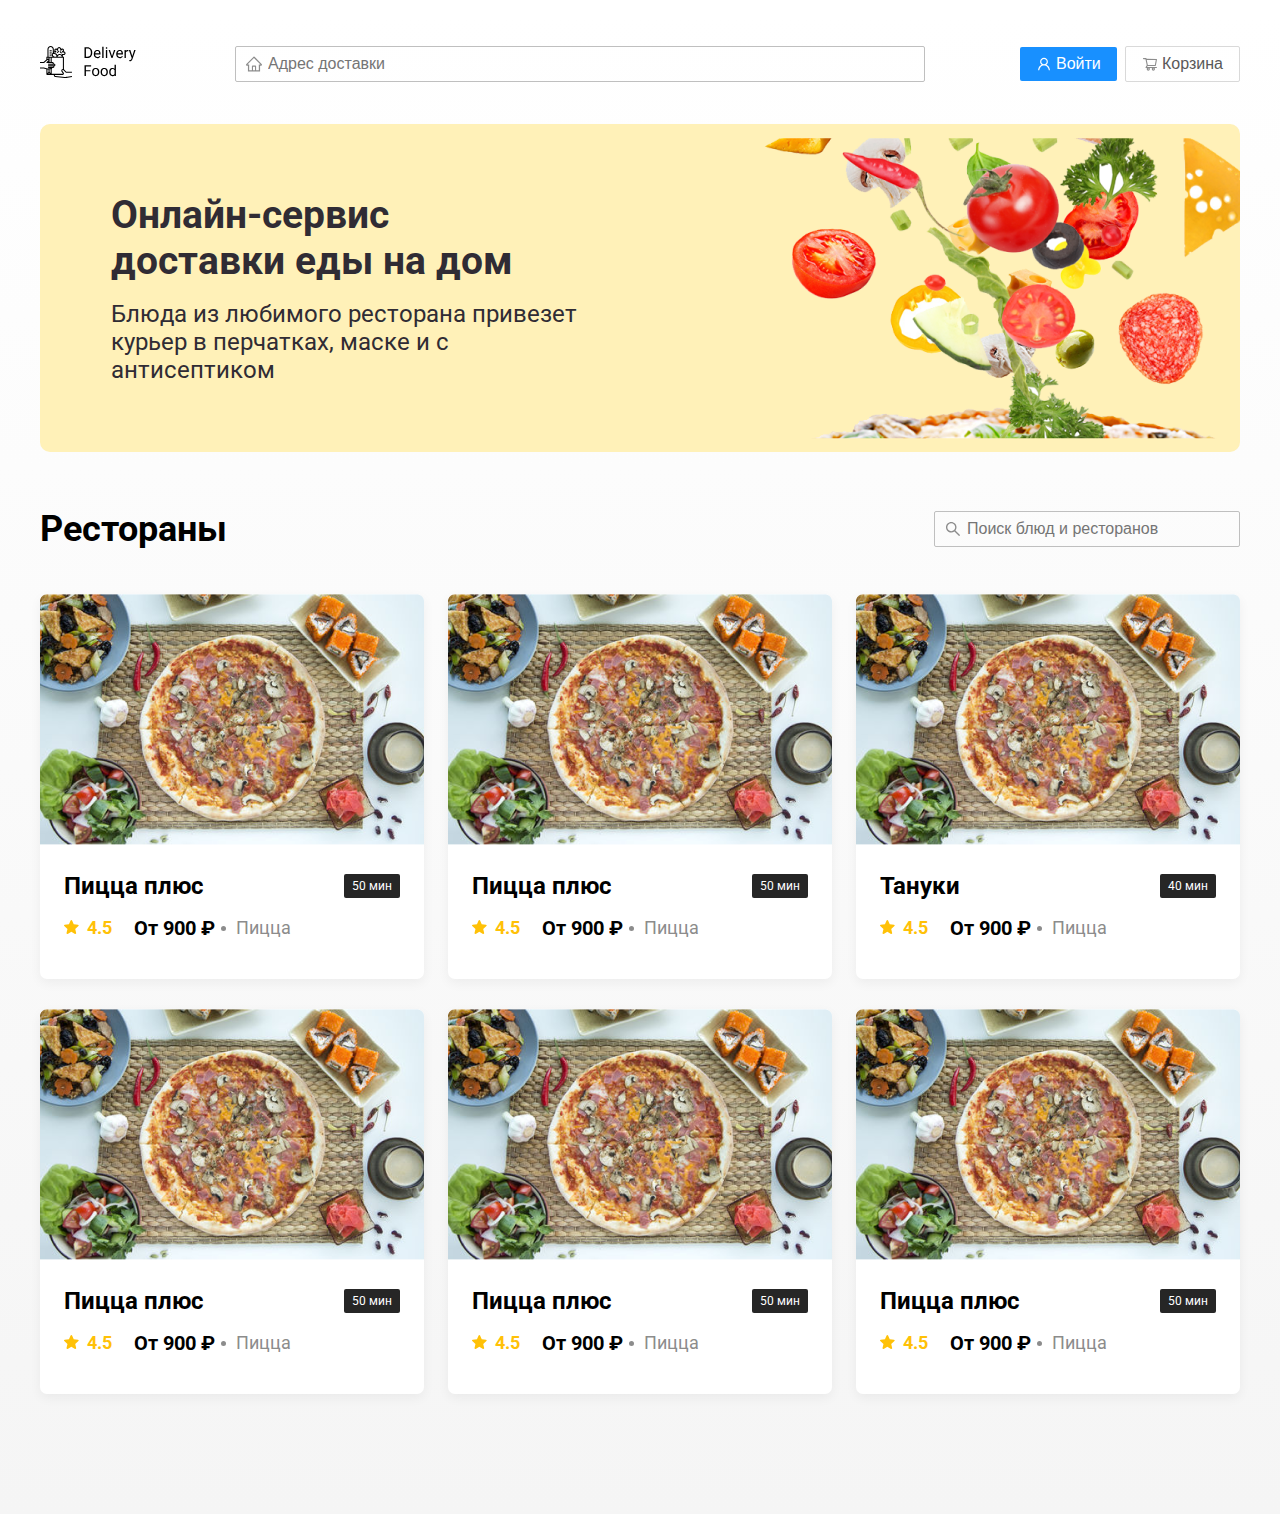
<file: index.html>
<!DOCTYPE html>
<html lang="en">
<head>
    <meta charset="UTF-8">
    <meta http-equiv="X-UA-Compatible" content="IE=edge">
    <meta name="viewport" content="width=device-width, initial-scale=1.0">
    <title>Delivery Food</title>
    <link rel="preconnect" href="https://fonts.googleapis.com">
    <link rel="preconnect" href="https://fonts.gstatic.com" crossorigin>
    <link href="https://fonts.googleapis.com/css2?family=Roboto:wght@400;700&display=swap" rel="stylesheet">
    <link rel="stylesheet" href="./css/style.css">
</head>
<body>

<header class="header">
    <div class="container">
        <div class="header__block">
            <a href="/" class="header__logo logo">
                <img src="./img/logo.svg" alt="Логотип Delivery" class="logo_img">
            </a>
            <input type="text" class="input header__input" placeholder="Адрес доставки">
            <div class="button__block">
                <button class="button button--primary">
                    <img src="./img/user.svg" alt="" class="button__img">
                    Войти
                </button>
                <button class="button">
                    <img src="./img/shopping-cart.svg" alt="" class="button__img">
                    Корзина</button>
            </div>
            <!-- /.button__block -->
        </div>
        <!-- /.header__block -->
    </div>
    <!-- /.container -->
</header>
<!-- /.header -->

<section class="section section__promo">
    <div class="container">
        <div class="promo__block">
            <h1 class="promo__title">Онлайн-сервис доставки еды на дом</h1>
            <span class="promo__subtitle">Блюда из любимого ресторана привезет курьер в перчатках, маске и с антисептиком</span>
        </div>
        <!-- /.promo__block -->
    </div>
    <!-- /.container -->
</section>
<!-- /.section section__promo -->

<section class="section restourants">
    <div class="container">
        <div class="restourants__header">
            <h2 class="section__title">Рестораны</h2>
            <input type="text" class="input input__search" placeholder="Поиск блюд и ресторанов">
        </div>
        <!-- /.restourants__header -->
        <div class="restourants__block">
            <a href="./content/pizzaPlus.html" class="card">
                <div class="card__img">
                    <img class="img__card" src="./img/pizza_plus.png" alt="Пицца Плюс">
                </div>
                <!-- /.card__img -->
                <div class="card__main">
                    <div class="card__header">
                        <h3 class="card__title">Пицца плюс</h3>
                        <strong class="card__time">50 мин</strong>
                    </div>
                    <!-- /.card__title -->
                    <div class="card__desc">
                        <div class="rait">
                            <img class="img__rait" src="./img/star.svg" alt="Raiting">4.5</div>
                        <!-- /.rait -->
                        <span class="price">От 900 ₽</span>
                        <strong class="dish">Пицца</strong>
                    </div>
                    <!-- /.card__desc -->
                </div>
                <!-- /.card__main -->
            </a>
            <!-- /.card -->
            <a href="/" class="card">
                <div class="card__img">
                    <img class="img__card" src="./img/pizza_plus.png" alt="Пицца Плюс">
                </div>
                <!-- /.card__img -->
                <div class="card__main">
                    <div class="card__header">
                        <h3 class="card__title">Пицца плюс</h3>
                        <strong class="card__time">50 мин</strong>
                    </div>
                    <!-- /.card__title -->
                    <div class="card__desc">
                        <div class="rait">
                            <img class="img__rait" src="./img/star.svg" alt="Raiting">4.5</div>
                        <!-- /.rait -->
                        <span class="price">От 900 ₽</span>
                        <strong class="dish">Пицца</strong>
                    </div>
                    <!-- /.card__desc -->
                </div>
                <!-- /.card__main -->
            </a>
            <!-- /.card -->
            <a href="/" class="card">
                <div class="card__img">
                    <img class="img__card" src="./img/pizza_plus.png" alt="Пицца Плюс">
                </div>
                <!-- /.card__img -->
                <div class="card__main">
                    <div class="card__header">
                        <h3 class="card__title">Тануки</h3>
                        <strong class="card__time">40 мин</strong>
                    </div>
                    <!-- /.card__title -->
                    <div class="card__desc">
                        <div class="rait">
                            <img class="img__rait" src="./img/star.svg" alt="Raiting">4.5</div>
                        <!-- /.rait -->
                        <span class="price">От 900 ₽</span>
                        <strong class="dish">Пицца</strong>
                    </div>
                    <!-- /.card__desc -->
                </div>
                <!-- /.card__main -->
            </a>
            <!-- /.card -->
            <a href="/" class="card">
                <div class="card__img">
                    <img class="img__card" src="./img/pizza_plus.png" alt="Пицца Плюс">
                </div>
                <!-- /.card__img -->
                <div class="card__main">
                    <div class="card__header">
                        <h3 class="card__title">Пицца плюс</h3>
                        <strong class="card__time">50 мин</strong>
                    </div>
                    <!-- /.card__title -->
                    <div class="card__desc">
                        <div class="rait">
                            <img class="img__rait" src="./img/star.svg" alt="Raiting">4.5</div>
                        <!-- /.rait -->
                        <span class="price">От 900 ₽</span>
                        <strong class="dish">Пицца</strong>
                    </div>
                    <!-- /.card__desc -->
                </div>
                <!-- /.card__main -->
            </a>
            <!-- /.card -->
            <a href="/" class="card">
                <div class="card__img">
                    <img class="img__card" src="./img/pizza_plus.png" alt="Пицца Плюс">
                </div>
                <!-- /.card__img -->
                <div class="card__main">
                    <div class="card__header">
                        <h3 class="card__title">Пицца плюс</h3>
                        <strong class="card__time">50 мин</strong>
                    </div>
                    <!-- /.card__title -->
                    <div class="card__desc">
                        <div class="rait">
                            <img class="img__rait" src="./img/star.svg" alt="Raiting">4.5</div>
                        <!-- /.rait -->
                        <span class="price">От 900 ₽</span>
                        <strong class="dish">Пицца</strong>
                    </div>
                    <!-- /.card__desc -->
                </div>
                <!-- /.card__main -->
            </a>
            <!-- /.card -->
            <a href="/" class="card">
                <div class="card__img">
                    <img class="img__card" src="./img/pizza_plus.png" alt="Пицца Плюс">
                </div>
                <!-- /.card__img -->
                <div class="card__main">
                    <div class="card__header">
                        <h3 class="card__title">Пицца плюс</h3>
                        <strong class="card__time">50 мин</strong>
                    </div>
                    <!-- /.card__title -->
                    <div class="card__desc">
                        <div class="rait">
                            <img class="img__rait" src="./img/star.svg" alt="Raiting">4.5</div>
                        <!-- /.rait -->
                        <span class="price">От 900 ₽</span>
                        <strong class="dish">Пицца</strong>
                    </div>
                    <!-- /.card__desc -->
                </div>
                <!-- /.card__main -->
            </a>
            <!-- /.card -->
        </div>
        <!-- /.restourants__block -->
    </div>
    <!-- /.container -->
</section>
<!-- /.section restourants -->

</body>
</html>
</file>
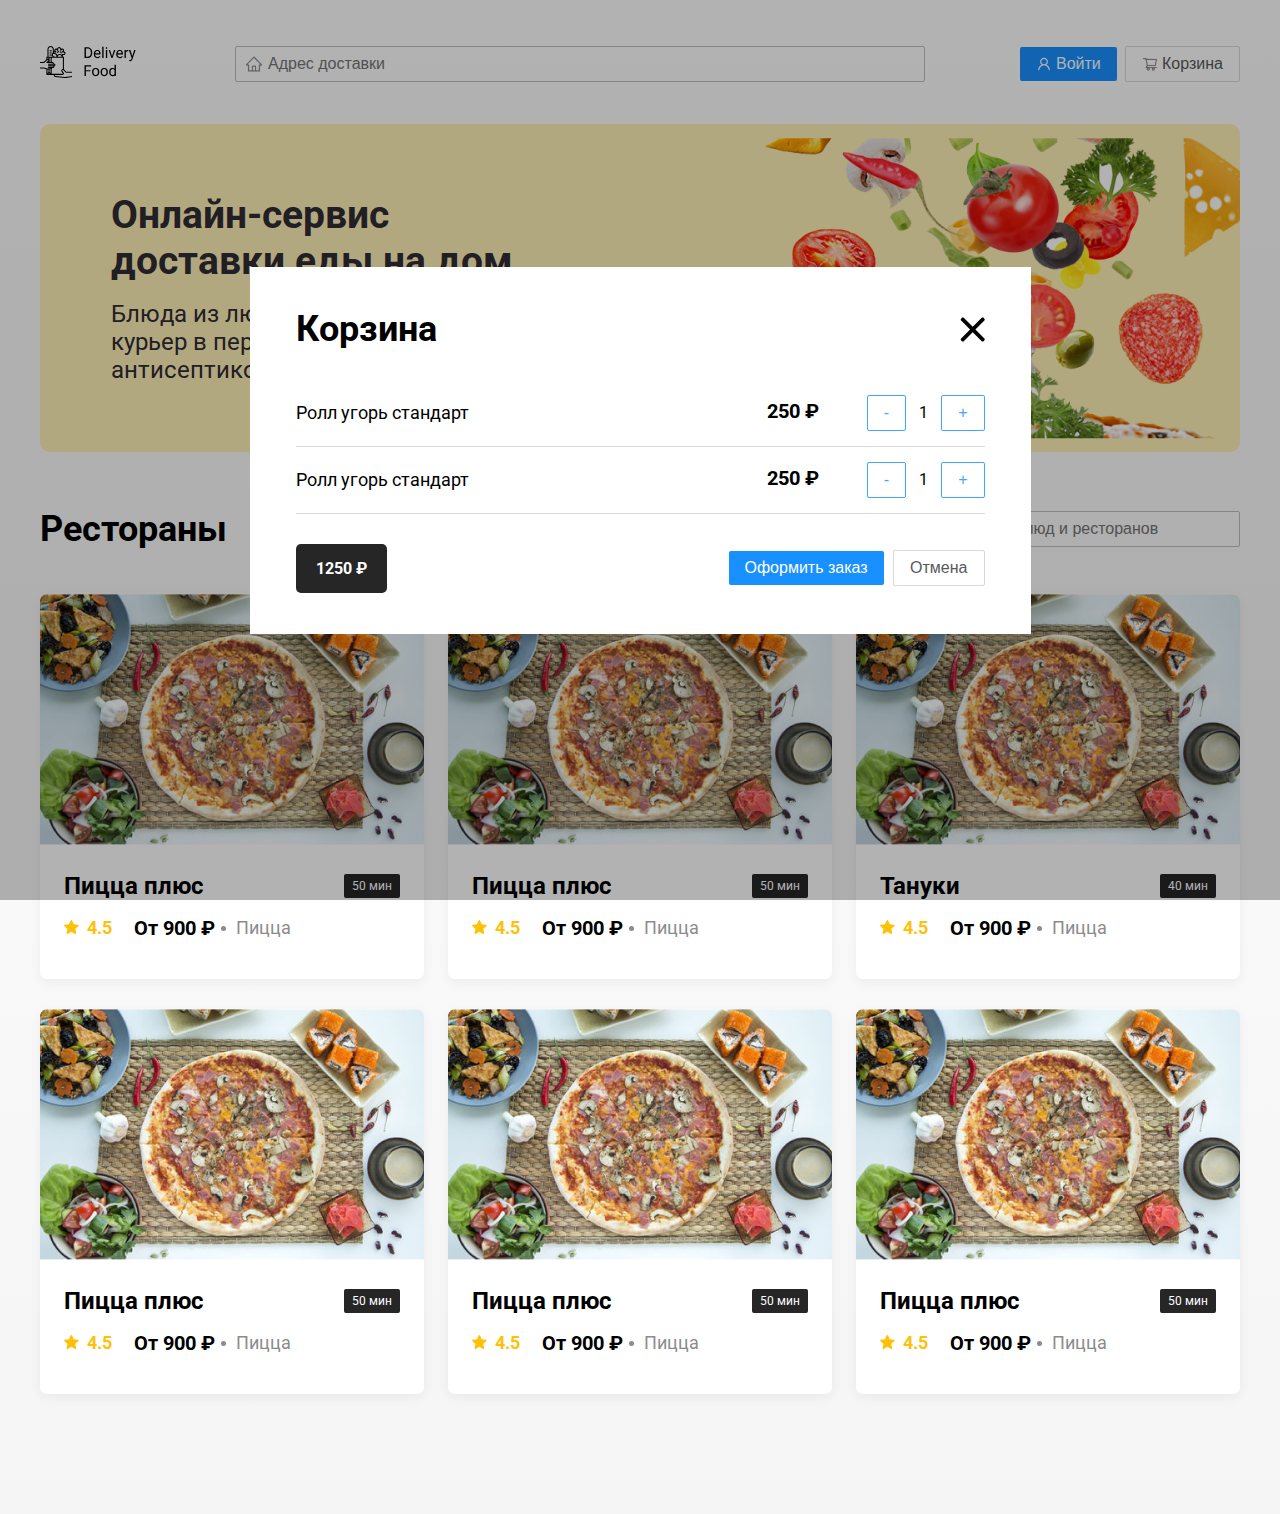
<file: content/modal.html>
<!DOCTYPE html>
<html lang="en">
<head>
    <meta charset="UTF-8">
    <meta http-equiv="X-UA-Compatible" content="IE=edge">
    <meta name="viewport" content="width=device-width, initial-scale=1.0">
    <title>Delivery Food</title>
    <link rel="preconnect" href="https://fonts.googleapis.com">
    <link rel="preconnect" href="https://fonts.gstatic.com" crossorigin>
    <link href="https://fonts.googleapis.com/css2?family=Roboto:wght@400;700&display=swap" rel="stylesheet">
    <link rel="stylesheet" href="../css/style.css">
</head>
<body>

<header class="header">
    <div class="container">
        <div class="header__block">
            <a href="/" class="header__logo logo">
                <img src="../img/logo.svg" alt="Логотип Delivery" class="logo_img">
            </a>
            <input type="text" class="input header__input" placeholder="Адрес доставки">
            <div class="button__block">
                <button class="button button--primary">
                    <img src="../img/user.svg" alt="" class="button__img">
                    Войти
                </button>
                <button class="button">
                    <img src="../img/shopping-cart.svg" alt="" class="button__img">
                    Корзина</button>
            </div>
            <!-- /.button__block -->
        </div>
        <!-- /.header__block -->
    </div>
    <!-- /.container -->
</header>
<!-- /.header -->

<section class="section section__promo">
    <div class="container">
        <div class="promo__block">
            <h1 class="promo__title">Онлайн-сервис доставки еды на дом</h1>
            <span class="promo__subtitle">Блюда из любимого ресторана привезет курьер в перчатках, маске и с антисептиком</span>
        </div>
        <!-- /.promo__block -->
    </div>
    <!-- /.container -->
</section>
<!-- /.section section__promo -->

<section class="section restourants">
    <div class="container">
        <div class="restourants__header">
            <h2 class="section__title">Рестораны</h2>
            <input type="text" class="input input__search" placeholder="Поиск блюд и ресторанов">
        </div>
        <!-- /.restourants__header -->
        <div class="restourants__block">
            <a href="./content/pizzaPlus.html" class="card">
                <div class="card__img">
                    <img class="img__card" src="../img/pizza_plus.png" alt="Пицца Плюс">
                </div>
                <!-- /.card__img -->
                <div class="card__main">
                    <div class="card__header">
                        <h3 class="card__title">Пицца плюс</h3>
                        <strong class="card__time">50 мин</strong>
                    </div>
                    <!-- /.card__title -->
                    <div class="card__desc">
                        <div class="rait">
                            <img class="img__rait" src="../img/star.svg" alt="Raiting">4.5</div>
                        <!-- /.rait -->
                        <span class="price">От 900 ₽</span>
                        <strong class="dish">Пицца</strong>
                    </div>
                    <!-- /.card__desc -->
                </div>
                <!-- /.card__main -->
            </a>
            <!-- /.card -->
            <a href="/" class="card">
                <div class="card__img">
                    <img class="img__card" src="../img/pizza_plus.png" alt="Пицца Плюс">
                </div>
                <!-- /.card__img -->
                <div class="card__main">
                    <div class="card__header">
                        <h3 class="card__title">Пицца плюс</h3>
                        <strong class="card__time">50 мин</strong>
                    </div>
                    <!-- /.card__title -->
                    <div class="card__desc">
                        <div class="rait">
                            <img class="img__rait" src="../img/star.svg" alt="Raiting">4.5</div>
                        <!-- /.rait -->
                        <span class="price">От 900 ₽</span>
                        <strong class="dish">Пицца</strong>
                    </div>
                    <!-- /.card__desc -->
                </div>
                <!-- /.card__main -->
            </a>
            <!-- /.card -->
            <a href="/" class="card">
                <div class="card__img">
                    <img class="img__card" src="../img/pizza_plus.png" alt="Пицца Плюс">
                </div>
                <!-- /.card__img -->
                <div class="card__main">
                    <div class="card__header">
                        <h3 class="card__title">Тануки</h3>
                        <strong class="card__time">40 мин</strong>
                    </div>
                    <!-- /.card__title -->
                    <div class="card__desc">
                        <div class="rait">
                            <img class="img__rait" src="../img/star.svg" alt="Raiting">4.5</div>
                        <!-- /.rait -->
                        <span class="price">От 900 ₽</span>
                        <strong class="dish">Пицца</strong>
                    </div>
                    <!-- /.card__desc -->
                </div>
                <!-- /.card__main -->
            </a>
            <!-- /.card -->
            <a href="/" class="card">
                <div class="card__img">
                    <img class="img__card" src="../img/pizza_plus.png" alt="Пицца Плюс">
                </div>
                <!-- /.card__img -->
                <div class="card__main">
                    <div class="card__header">
                        <h3 class="card__title">Пицца плюс</h3>
                        <strong class="card__time">50 мин</strong>
                    </div>
                    <!-- /.card__title -->
                    <div class="card__desc">
                        <div class="rait">
                            <img class="img__rait" src="../img/star.svg" alt="Raiting">4.5</div>
                        <!-- /.rait -->
                        <span class="price">От 900 ₽</span>
                        <strong class="dish">Пицца</strong>
                    </div>
                    <!-- /.card__desc -->
                </div>
                <!-- /.card__main -->
            </a>
            <!-- /.card -->
            <a href="/" class="card">
                <div class="card__img">
                    <img class="img__card" src="../img/pizza_plus.png" alt="Пицца Плюс">
                </div>
                <!-- /.card__img -->
                <div class="card__main">
                    <div class="card__header">
                        <h3 class="card__title">Пицца плюс</h3>
                        <strong class="card__time">50 мин</strong>
                    </div>
                    <!-- /.card__title -->
                    <div class="card__desc">
                        <div class="rait">
                            <img class="img__rait" src="../img/star.svg" alt="Raiting">4.5</div>
                        <!-- /.rait -->
                        <span class="price">От 900 ₽</span>
                        <strong class="dish">Пицца</strong>
                    </div>
                    <!-- /.card__desc -->
                </div>
                <!-- /.card__main -->
            </a>
            <!-- /.card -->
            <a href="/" class="card">
                <div class="card__img">
                    <img class="img__card" src="../img/pizza_plus.png" alt="Пицца Плюс">
                </div>
                <!-- /.card__img -->
                <div class="card__main">
                    <div class="card__header">
                        <h3 class="card__title">Пицца плюс</h3>
                        <strong class="card__time">50 мин</strong>
                    </div>
                    <!-- /.card__title -->
                    <div class="card__desc">
                        <div class="rait">
                            <img class="img__rait" src="../img/star.svg" alt="Raiting">4.5</div>
                        <!-- /.rait -->
                        <span class="price">От 900 ₽</span>
                        <strong class="dish">Пицца</strong>
                    </div>
                    <!-- /.card__desc -->
                </div>
                <!-- /.card__main -->
            </a>
            <!-- /.card -->
        </div>
        <!-- /.restourants__block -->
    </div>
    <!-- /.container -->
</section>
<!-- /.section restourants -->
<div class="wrapper__modal">
    <div class="modal">
        <h2 class="modal__title">Корзина</h2>
        <div class="order">
            <div class="row order_row">
                <p class="name__product">Ролл угорь стандарт</p>
                <div class="price__counter">
                    <span class="price">250 ₽</span>
                    <div class="counter">
                        <button class="button button__counter">-</button>
                        <span class="count">1</span>
                        <button class="button button__counter">+</button>
                    </div>
                    <!-- /.counter -->
                </div>
                <!-- /.price__counter -->
            </div>
            <!-- /.row -->
            <div class="row order_row">
                <p class="name__product">Ролл угорь стандарт</p>
                <div class="price__counter">
                    <span class="price">250 ₽</span>
                    <div class="counter">
                        <button class="button button__counter">-</button>
                        <span class="count">1</span>
                        <button class="button button__counter">+</button>
                    </div>
                    <!-- /.counter -->
                </div>
                <!-- /.price__counter -->
            </div>
            <!-- /.row -->
        </div>
        <!-- /.order -->
        <div class="modal__footer">
            <strong class="sum">1250 ₽</strong>
            <div class="button__block">
                <button class="button button--primary">
                    Оформить заказ
                </button>   
                <button class="button">
                    Отмена
                </button>
            </div>
            <!-- /.button__block -->
        </div>
        <!-- /.modal__footer -->
        <button class="close"></button>
    </div>
    <!-- /.modal -->
</div>
<!-- /.wrapper -->
</body>
</html>
</file>
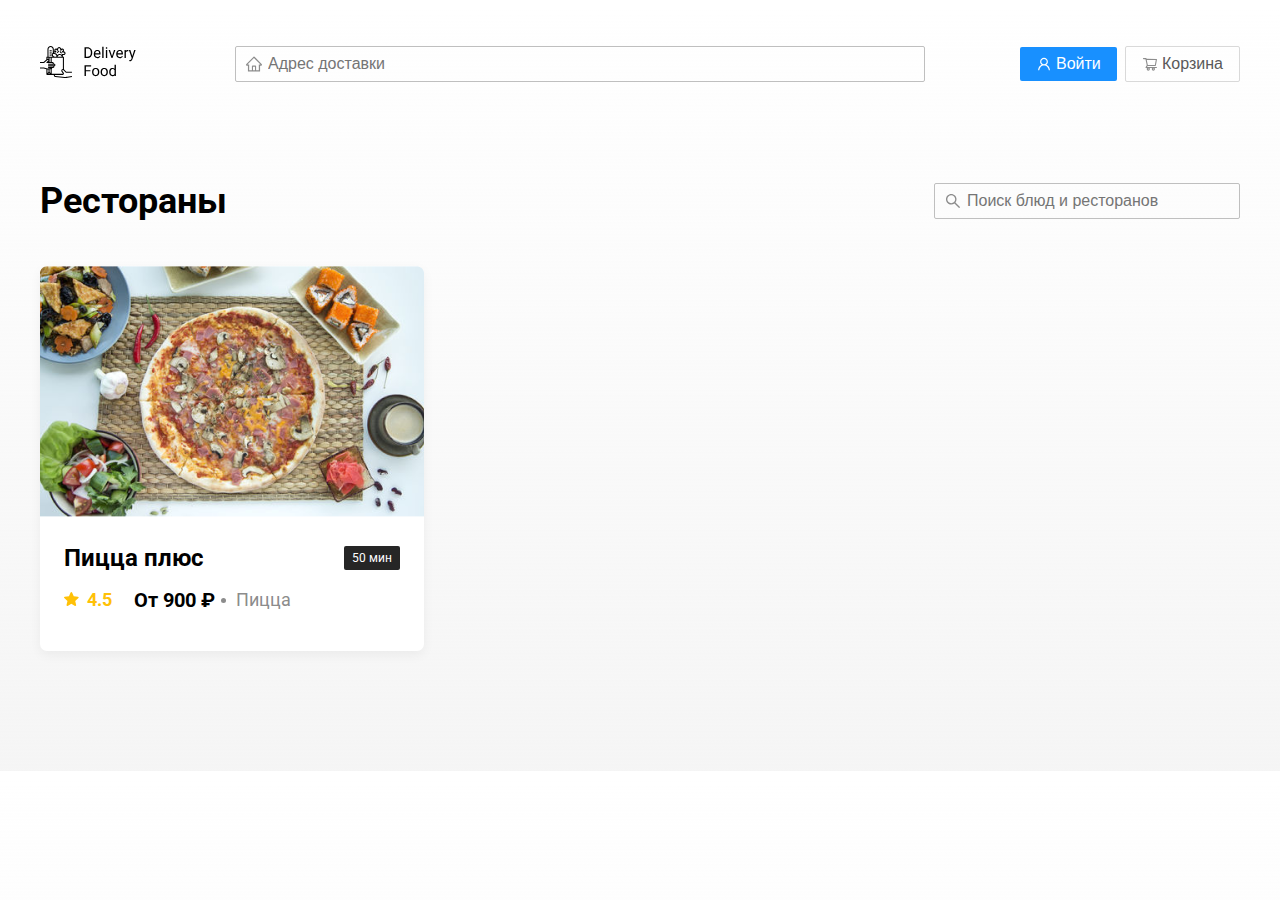
<file: content/pizzaPlus.html>
<!DOCTYPE html>
<html lang="en">
<head>
    <meta charset="UTF-8">
    <meta http-equiv="X-UA-Compatible" content="IE=edge">
    <meta name="viewport" content="width=device-width, initial-scale=1.0">
    <title>Pizza Plus</title>
    <link rel="preconnect" href="https://fonts.googleapis.com">
    <link rel="preconnect" href="https://fonts.gstatic.com" crossorigin>
    <link href="https://fonts.googleapis.com/css2?family=Roboto:wght@400;700&display=swap" rel="stylesheet">
    <link rel="stylesheet" href="../css/style.css">
</head>
<body>

<header class="header">
    <div class="container">
        <div class="header__block">
            <a href="/" class="header__logo logo">
                <img src="../img/logo.svg" alt="Логотип Delivery" class="logo_img">
            </a>
            <input type="text" class="input header__input" placeholder="Адрес доставки">
            <div class="button__block">
                <button class="button button--primary">
                    <img src="../img/user.svg" alt="" class="button__img">
                    Войти
                </button>
                <button class="button">
                    <img src="../img/shopping-cart.svg" alt="" class="button__img">
                    Корзина</button>
            </div>
            <!-- /.button__block -->
        </div>
        <!-- /.header__block -->
    </div>
    <!-- /.container -->
</header>
<!-- /.header -->

<section class="section restourants">
    <div class="container">
        <div class="restourants__header">
            <h2 class="section__title">Рестораны</h2>
            <input type="text" class="input input__search" placeholder="Поиск блюд и ресторанов">
        </div>
        <!-- /.restourants__header -->
        <div class="restourants__block">
            <div class="card">
                <div class="card__img">
                    <img class="img__card" src="../img/pizza_plus.png" alt="Пицца Плюс">
                </div>
                <!-- /.card__img -->
                <div class="card__main">
                    <div class="card__header">
                        <h3 class="card__title">Пицца плюс</h3>
                        <strong class="card__time">50 мин</strong>
                    </div>
                    <!-- /.card__title -->
                    <div class="card__desc">
                        <div class="rait">
                            <img class="img__rait" src="../img/star.svg" alt="Raiting">4.5</div>
                        <!-- /.rait -->
                        <span class="price">От 900 ₽</span>
                        <strong class="dish">Пицца</strong>
                    </div>
                    <!-- /.card__desc -->
                </div>
                <!-- /.card__main -->
            </div>
            <!-- /.card -->
        </div>
        <!-- /.restourants__block -->
    </div>
    <!-- /.container -->
</section>
<!-- /.section restourants -->

</body>
</html>
</file>
<file: css/style.css>
* {
    box-sizing: border-box;
    margin: 0;
    padding: 0;
}

html {
    font-family: 'Roboto', sans-serif;
    font-style: normal;
    color: #000000;
}

body {
    background: linear-gradient(180deg, rgba(245, 245, 245, 0) 1.04%, #F5F5F5 100%);
}

.container {
    max-width: 1200px;
    width: 100%;
    margin: auto;
}

.input {
    outline: none;
    font-size: 16px;
    color: #BFBFBF;
    border: 1px solid #BFBFBF;
    padding: 5px 12px 5px 32px;
    line-height: 24px;
    border-radius: 2px;
}

.button__block {
    display: flex;
    justify-content: space-between;
    align-items: center;
}
.header .button__block {
    width: 220px;
}
.button {
    padding: 8px 16px;
    outline: none;
    cursor: pointer;
    background: transparent;
    border: 1px solid #D9D9D9;
    /* ghost button shadow */
    box-shadow: 0px 0px 2px rgba(0, 0, 0, 0.0015);
    border-radius: 2px;
    color: #595959;
    display: flex;
    align-items: center;
    font-size: 16px;
}

.button__img {
    margin-right: 4px;
}

.button--primary {
    background: #1890FF;
    color: #FFFFFF;
    border: none;
    border-radius: 2px;
}

/* настройка header */
.header {
    padding-top: 44px;
    padding-bottom: 40px;
}

.header__block {
    display: flex;
    justify-content: space-between;
    align-items: center;
}

.header__input {
    max-width: 690px;
    width: 100%;
    background: url(../img/Home.svg) no-repeat 10px 50%;
}

/* настройка promo */
.promo__block {
    background: url(../img/promo.png) no-repeat right;
    background-color: #FFF1B8;
    border-radius: 10px;
    padding: 68px 0;
    padding-left: 71px;
}
.promo__title {
    width: 405px;
    margin-bottom: 16px;
    font-weight: 700;
    font-size: 39px;
    line-height: 46px;
    color: #302C34;
}
.promo__subtitle {
    display: block;
    width: 480px;
    font-weight: 400;
    font-size: 24px;
    line-height: 28px;
    color: #302C34;
}

/* настройка restourants */
.restourants {
    margin-top: 56px;
}
.restourants__header {
    width: 100%;
    display: flex;
    justify-content: space-between;
    align-items: center;
}
.section__title {
    font-weight: 700;
    font-size: 36px;
    line-height: 42px;
}
.input__search {
    width: 306px;
    background: url(../img/search.svg) no-repeat 10px 50%;
}

.restourants__block {
    width: 100%;
    display: flex;
    justify-content: space-between;
    align-items: center;
    flex-wrap: wrap;
    margin-top: 44px;
    margin-bottom: 90px;
}

.card {
    text-decoration: none;
    color: #000000;
    margin-bottom: 30px;
    background-color: #ffffff;
    border-radius: 7px;
    box-shadow: 0px 4px 12px rgba(0, 0, 0, 0.05);
}
.card__main {
    padding: 21px 24px 35px;
}
.card__header {
    display: flex;
    justify-content: space-between;
    align-items: center;
    margin-bottom: 10px;
}
.card__title {
    font-weight: 700;
    font-size: 24px;
    line-height: 32px;
}
.card__time {
    background: #262626;
    border-radius: 2px;
    padding: 2px 8px;
    color: #FFFFFF;
    font-weight: 400;
    font-size: 12px;
    line-height: 20px;
}
.card__desc {
    width: 227px;
    display: flex;
    justify-content: space-between;
    align-items: center;
}

.rait {
    font-weight: 700;
    font-size: 18px;
    line-height: 32px;
    /* identical to box height, or 178% */
    color: #FFC107;
}
.img__rait {
    margin-right: 8px;
}
.price {
    font-weight: 400;
    font-size: 18px;
    line-height: 32px;
    color: #8C8C8C;
}
.dish {
    position: relative;
    font-weight: 400;
    font-size: 18px;
    line-height: 32px;
    color: #8C8C8C;
}
.dish::before {
    content: "";
    width: 5px;
    height: 5px;
    background: #8C8C8C;
    position: absolute;
    margin-top: -2.5px;
    top: 50%;
    left: -15px;
    border-radius: 50%;
}

/* модальное окно */
.wrapper__modal {
    position: fixed;
    top: 0;
    left: 0;
    width: 100%;
    height: 100%;
    background: rgba(0, 0, 0, 0.3);
    display: flex;
    justify-content: center;
    align-items: center;
}
.modal {
    position: relative;
    max-width: 781px;
    max-height: 553px;
    width: 100%;
    background: #FFFFFF;
    padding: 41px 46px;
    display: flex;
    flex-direction: column;
    justify-content: space-between;
}
.modal__title {
    font-weight: 700;
    font-size: 36px;
    line-height: 42px;
    color: #000000;
}
.order {
    display: flex;
    flex-direction: column;
    padding-top: 30px;
    padding-bottom: 30px;
}

.row {
    display: flex;
    align-items: center;
    justify-content: space-between;
    padding-top: 15px;
    padding-bottom: 15px;
    border-bottom: 1px solid #D9D9D9;
}
.name__product {
    font-weight: 400;
    font-size: 18px;
    line-height: 32px;
    color: #000000;
}
.price {
    font-weight: 700;
    font-size: 20px;
    line-height: 32px;
    color: #000000;
}
.price__counter {
    display: flex;
}

.counter {
    display: flex;
    align-items: center;
    margin-left: 48px;
}
.count {
    margin-left: 13px;
    margin-right: 13px;
}

.modal__footer {
    display: flex;
    justify-content: space-between;
    align-items: center;
}
.modal__footer .button__block {
    width: 256px;
}
.button__counter {
    border: 1px solid #40A9FF;
    border-radius: 2px;
    color: #40A9FF;
}
.sum {
    background: #262626;
    border-radius: 5px;
    color: #FFFFFF;
    padding: 15px 20px;
}
.close {
    position: absolute;
    top: 50px;
    right: 46px;
    width: 25px;
    height: 25px;
    background: url(../img/close.svg) no-repeat center / cover;
    border: none;
    outline: none;
    cursor: pointer;
}
</file>
